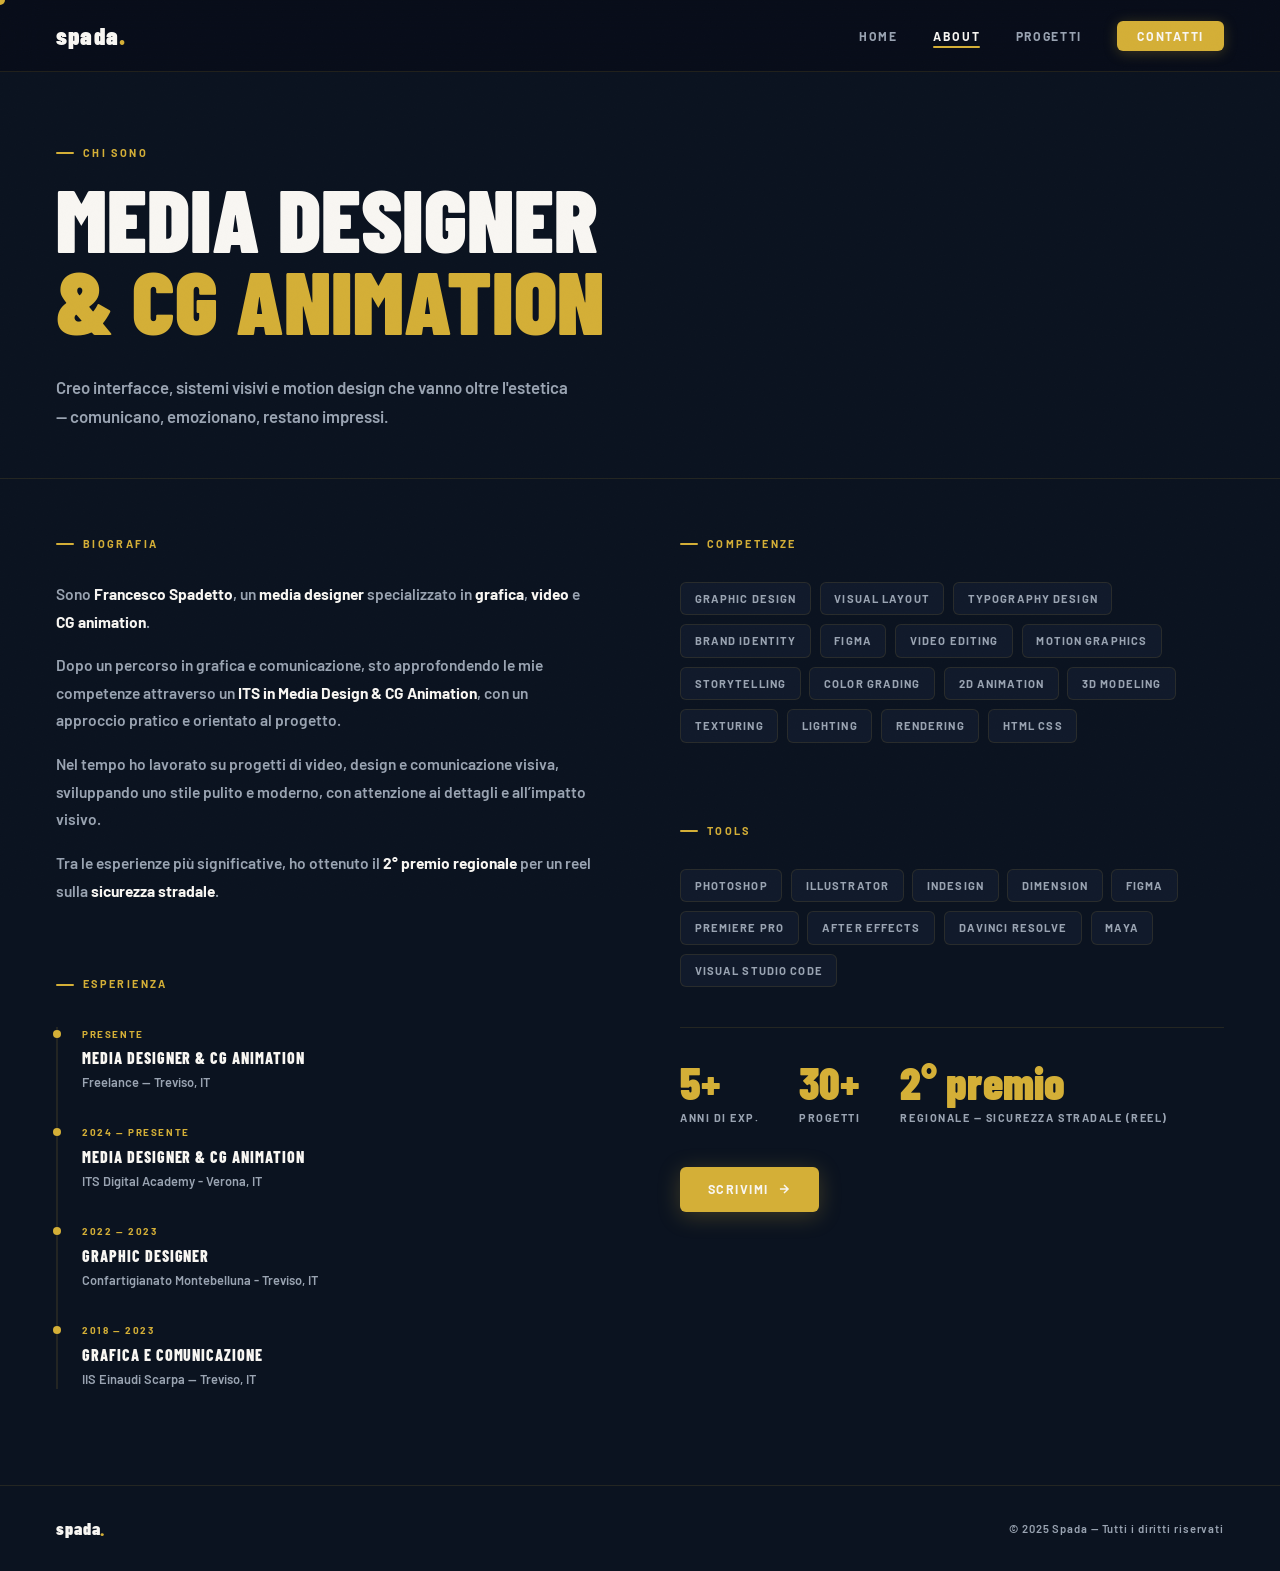
<file: about.html>
<!DOCTYPE html>
<html lang="it">
<head>
  <meta charset="UTF-8" />
  <meta name="viewport" content="width=device-width, initial-scale=1.0" />
  <title>About — spada.</title>
  <meta name="description" content="Chi sono — Rico, designer e sviluppatore creativo." />
  <link rel="preconnect" href="https://fonts.googleapis.com" />
  <link rel="preconnect" href="https://fonts.gstatic.com" crossorigin />
  <link rel="stylesheet" href="css/style.css" />
</head>
<body>

  <div id="cursor"></div>
  <div id="cursor-ring"></div>

  <nav>
    <a href="index.html" class="nav-logo">spada<span>.</span></a>
    <ul class="nav-links">
      <li><a href="index.html">Home</a></li>
      <li><a href="about.html" class="active">About</a></li>
      <li><a href="index.html#projects">Progetti</a></li>
      <li><a href="index.html#contact" class="nav-cta">Contatti</a></li>
    </ul>
    <button class="nav-hamburger" aria-label="Menu">
      <span></span><span></span><span></span>
    </button>
  </nav>

  <!-- Hero -->
  <div class="about-page-hero">
    <div class="section-kicker" style="opacity:0;animation:fadeUp .6s ease forwards .2s">Chi sono</div>
    <h1 class="about-big-title" style="opacity:0;animation:fadeUp .8s ease forwards .4s">
      Media Designer<br>
      <em>& CG Animation</em>
    </h1>
    <p style="font-size:1.05rem;font-weight:600;color:var(--white-dim);max-width:520px;line-height:1.72;opacity:0;animation:fadeUp .8s ease forwards .6s">
      Creo interfacce, sistemi visivi e motion design che vanno oltre l'estetica — 
      comunicano, emozionano, restano impressi.
    </p>
  </div>

  <div class="about-page-grid">
    <!-- Left: bio + experience -->
    <div>
      <div class="section-kicker reveal">Biografia</div>
      <p class="reveal" style="font-size:0.97rem;font-weight:600;color:var(--white-dim);line-height:1.78;margin-bottom:1rem;margin-top:0.8rem">
        Sono <strong style="color:var(--white)">Francesco Spadetto</strong>, un <strong style="color:var(--white)">media designer</strong> specializzato in <strong style="color:var(--white)">grafica</strong>, <strong style="color:var(--white)">video</strong> e <strong style="color:var(--white)">CG animation</strong>.
      </p>
      <p class="reveal" style="font-size:0.97rem;font-weight:600;color:var(--white-dim);line-height:1.78;margin-bottom:1rem">
        Dopo un percorso in grafica e comunicazione, sto approfondendo le mie competenze attraverso un <strong style="color:var(--white)">ITS in Media Design & CG Animation</strong>, con un approccio pratico e orientato al progetto.
      </p>
      <p class="reveal" style="font-size:0.97rem;font-weight:600;color:var(--white-dim);line-height:1.78;margin-bottom:1rem">
        Nel tempo ho lavorato su progetti di video, design e comunicazione visiva, sviluppando uno stile pulito e moderno, con attenzione ai dettagli e all’impatto visivo.
      </p>
      <p class="reveal" style="font-size:0.97rem;font-weight:600;color:var(--white-dim);line-height:1.78;margin-bottom:2rem">
        Tra le esperienze più significative, ho ottenuto il <strong style="color:var(--white)">2° premio regionale</strong> per un reel sulla <strong style="color:var(--white)">sicurezza stradale</strong>.
      </p>

      <div class="section-kicker reveal" style="margin-top:2.5rem">Esperienza</div>
      <div style="margin-top:1.2rem">
        <div class="exp-item reveal">
          <div class="exp-year">Presente</div>
          <div class="exp-role">Media Designer & CG Animation</div>
          <div class="exp-company">Freelance — Treviso, IT</div>
        </div>
        <div class="exp-item reveal" data-delay="80">
          <div class="exp-year">2024 — Presente</div>
          <div class="exp-role">Media Designer & CG Animation</div>
          <div class="exp-company">ITS Digital Academy - Verona, IT</div>
        </div>
        <div class="exp-item reveal" data-delay="160">
          <div class="exp-year">2022 — 2023</div>
          <div class="exp-role">Graphic Designer</div>
          <div class="exp-company">Confartigianato Montebelluna - Treviso, IT</div>
        </div>
        <div class="exp-item reveal" data-delay="240">
          <div class="exp-year">2018 — 2023</div>
          <div class="exp-role">Grafica e Comunicazione</div>
          <div class="exp-company">IIS Einaudi Scarpa — Treviso, IT</div>
        </div>
      </div>
    </div>

    <!-- Right: skills + tools + numbers -->
    <div>
      <div class="section-kicker reveal">Competenze</div>
      <div class="skill-tags reveal" style="margin-top:0.9rem">
        <span class="skill-tag">Graphic Design</span>
        <span class="skill-tag">Visual Layout</span>
        <span class="skill-tag">Typography Design</span>
        <span class="skill-tag">Brand Identity</span>
        <span class="skill-tag">Figma</span>
        <span class="skill-tag">Video Editing</span>
        <span class="skill-tag">Motion Graphics</span>
        <span class="skill-tag">Storytelling</span>
        <span class="skill-tag">Color Grading</span>
        <span class="skill-tag">2D Animation</span>
        <span class="skill-tag">3D Modeling</span>
        <span class="skill-tag">Texturing</span>
        <span class="skill-tag">Lighting</span>
        <span class="skill-tag">Rendering</span>
        <span class="skill-tag">HTML CSS</span>
      </div>

      <div class="section-kicker reveal" style="margin-top:2.5rem">Tools</div>
      <div class="skill-tags reveal" style="margin-top:0.9rem">
        <span class="skill-tag">Photoshop</span>
        <span class="skill-tag">Illustrator</span>
        <span class="skill-tag">InDesign</span>
        <span class="skill-tag">Dimension</span>
        <span class="skill-tag">Figma</span>
        <span class="skill-tag">Premiere Pro</span>
        <span class="skill-tag">After Effects</span>
        <span class="skill-tag">DaVinci Resolve</span>
        <span class="skill-tag">Maya</span>
        <span class="skill-tag">Visual Studio Code</span>
      </div>

      <div class="stats-row reveal" style="margin-top:2.5rem">
        <div class="stat-item">
          <div class="stat-num">5+</div>
          <div class="stat-label">Anni di exp.</div>
        </div>
        <div class="stat-item">
          <div class="stat-num">30+</div>
          <div class="stat-label">Progetti</div>
        </div>
          <div class="stat-item">
            <div class="stat-num">2° premio</div>
            <div class="stat-label">regionale — Sicurezza stradale (reel)</div>
          </div>
      </div>

      <div style="margin-top:2.5rem" class="reveal">
        <a href="index.html#contact" class="btn-primary">
          Scrivimi
          <svg width="14" height="14" viewBox="0 0 24 24" fill="none" stroke="currentColor" stroke-width="2.5"><path d="M5 12h14M12 5l7 7-7 7"/></svg>
        </a>
      </div>
    </div>
  </div>

  <footer>
    <span class="footer-logo">spada<span>.</span></span>
    <span class="footer-copy">© 2025 Spada — Tutti i diritti riservati</span>
  </footer>

  <script src="js/main.js"></script>
</body>
</html>
</file>
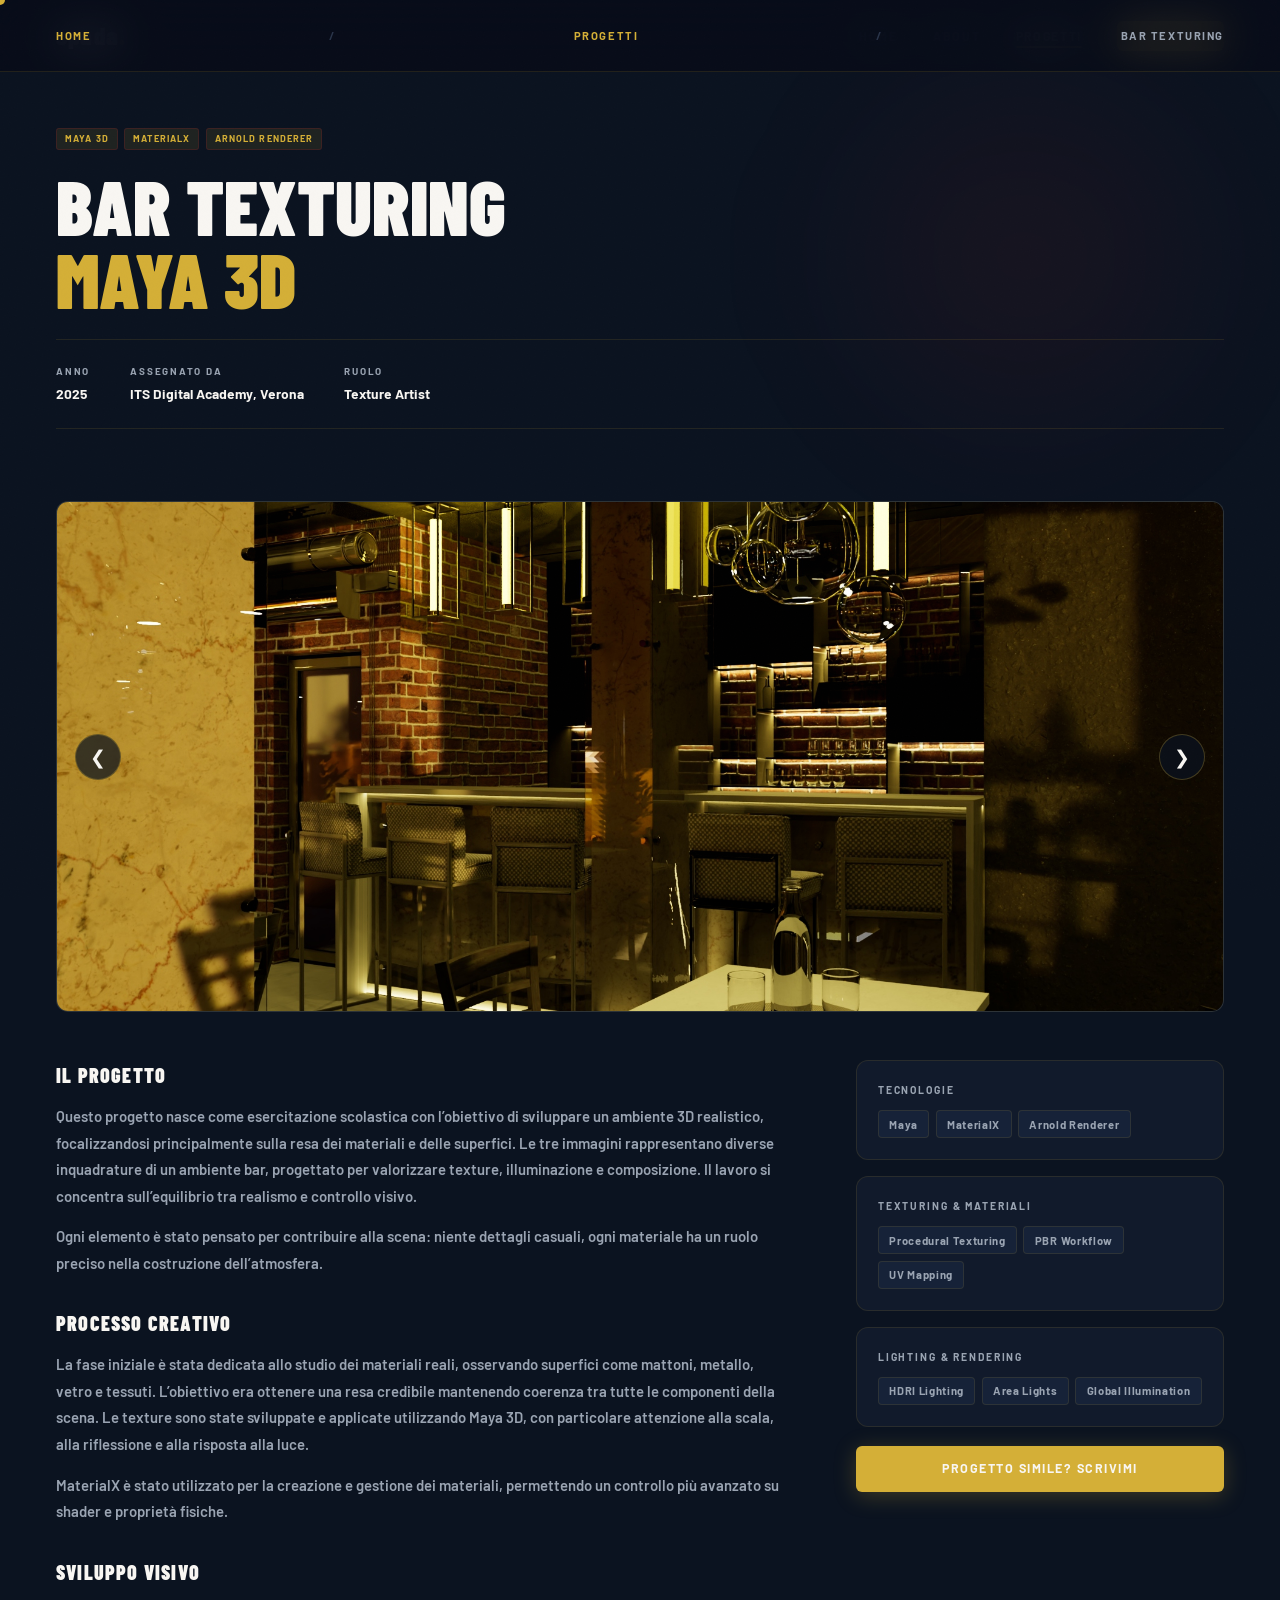
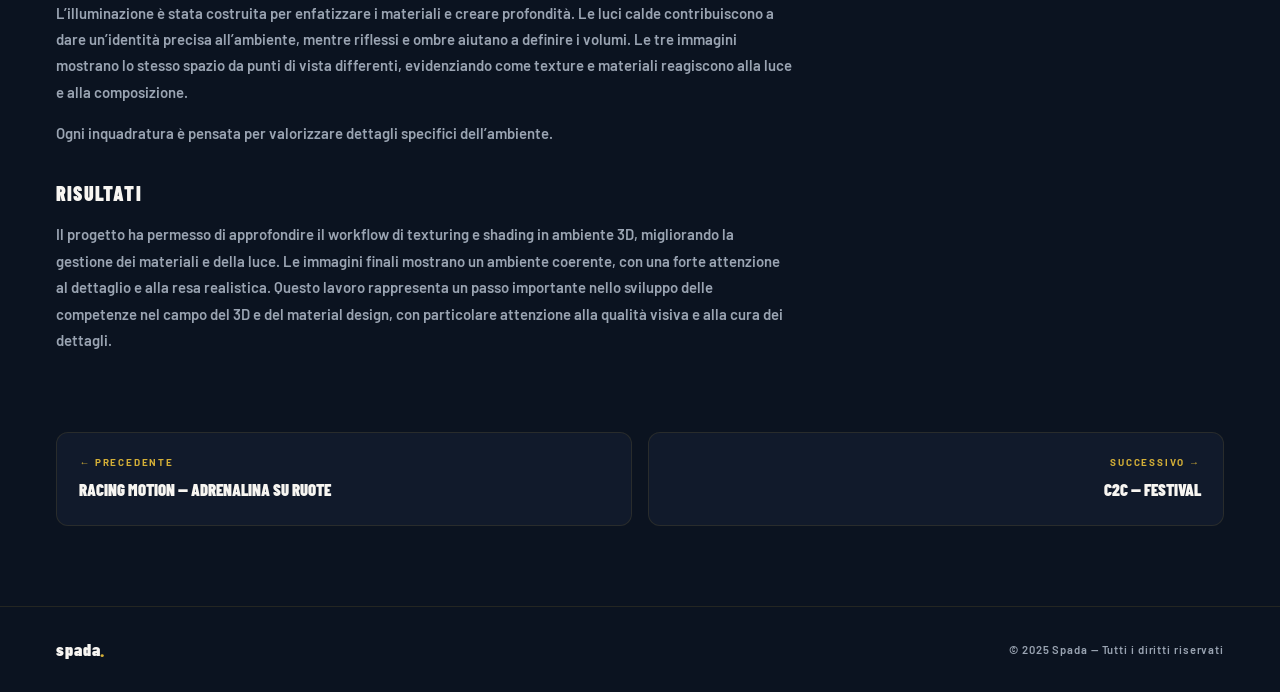
<file: projects/progetto-01.html>
<!DOCTYPE html>
<html lang="it">
<head>
  <meta charset="UTF-8" />
  <meta name="viewport" content="width=device-width, initial-scale=1.0" />
  <title>BAR TEXTURING — Maya 3D · spada.</title>
  <link rel="preconnect" href="https://fonts.googleapis.com" />
  <link rel="preconnect" href="https://fonts.gstatic.com" crossorigin />
  <link rel="stylesheet" href="../css/style.css" />
</head>
<body>

  <div id="cursor"></div>
  <div id="cursor-ring"></div>

  <nav>
    <a href="../index.html" class="nav-logo">spada<span>.</span></a>
    <ul class="nav-links">
      <li><a href="../index.html">Home</a></li>
      <li><a href="../about.html">About</a></li>
      <li><a href="../index.html#projects" class="active">Progetti</a></li>
      <li><a href="../index.html#contact" class="nav-cta">Contatti</a></li>
    </ul>
    <button class="nav-hamburger" aria-label="Menu">
      <span></span><span></span><span></span>
    </button>
  </nav>

  <!-- Project Hero -->
  <div class="project-hero">
    <div class="project-hero-glow"></div>

    <nav class="project-breadcrumb">
      <a href="../index.html">Home</a>
      <span class="project-breadcrumb-sep">/</span>
      <a href="../index.html#projects">Progetti</a>
      <span class="project-breadcrumb-sep">/</span>
      <span>BAR TEXTURING</span>
    </nav>

    <div class="project-tags" style="margin-bottom:1.2rem;opacity:0;animation:fadeUp .6s ease forwards .2s">
      <span class="project-tag">Maya 3D</span>
      <span class="project-tag">MaterialX</span>
      <span class="project-tag">Arnold Renderer</span>
    </div>

    <h1 class="project-hero-title" style="opacity:0;animation:fadeUp .8s ease forwards .35s">
      BAR TEXTURING<br><em>Maya 3D</em>
    </h1>

    <div class="project-meta" style="opacity:0;animation:fadeUp .7s ease forwards .55s">
      <div class="project-meta-item">
        <div class="project-meta-label">Anno</div>
        <div class="project-meta-value">2025</div>
      </div>
      <div class="project-meta-item">
        <div class="project-meta-label">Assegnato da</div>
        <div class="project-meta-value">ITS Digital Academy, Verona</div>
      </div>
      <div class="project-meta-item">
        <div class="project-meta-label">Ruolo</div>
        <div class="project-meta-value">Texture Artist</div>
      </div>
    </div>
  </div>

  <!-- Cover image -->
  <div style="padding:0 3.5rem">
    <div class="project-cover reveal">
      <div class="project-carousel" aria-label="Galleria immagini progetto">
  <button class="project-carousel-btn prev" aria-label="Immagine precedente">&#10094;</button>

  <div class="project-carousel-track">
    <img src="../img/CAM01.jpg" alt="Foto progetto 1" class="project-carousel-image active" />
    <img src="../img/CAM02.jpg" alt="Foto progetto 2" class="project-carousel-image" />
    <img src="../img/CAM03.jpg" alt="Foto progetto 3" class="project-carousel-image" />
  </div>

  <button class="project-carousel-btn next" aria-label="Immagine successiva">&#10095;</button>

</div>
    </div>
  </div>

  <!-- Content -->
  <div class="project-content">
    <div class="project-content-main">
      <h2>Il progetto</h2>
      <p>
        Questo progetto nasce come esercitazione scolastica con l’obiettivo di sviluppare un ambiente 3D realistico, focalizzandosi principalmente sulla resa dei materiali e delle superfici. Le tre immagini rappresentano diverse inquadrature di un ambiente bar, progettato per valorizzare texture, illuminazione e composizione.
        Il lavoro si concentra sull’equilibrio tra realismo e controllo visivo.
      </p>
      <p>
        Ogni elemento è stato pensato per contribuire alla scena: niente dettagli casuali, ogni materiale ha un ruolo preciso nella costruzione dell’atmosfera.
      </p>

      <h2>Processo creativo</h2>
      <p>
        La fase iniziale è stata dedicata allo studio dei materiali reali, osservando superfici come mattoni, metallo, vetro e tessuti. 
        L’obiettivo era ottenere una resa credibile mantenendo coerenza tra tutte le componenti della scena. Le texture sono state sviluppate e applicate utilizzando Maya 3D, 
        con particolare attenzione alla scala, alla riflessione e alla risposta alla luce.
      </p>
      <p>
        MaterialX è stato utilizzato per la creazione e gestione dei materiali, permettendo un controllo più avanzato su shader e proprietà fisiche.
      </p>

      <h2>Sviluppo Visivo</h2>
      <p>
       L’illuminazione è stata costruita per enfatizzare i materiali e creare profondità. 
       Le luci calde contribuiscono a dare un’identità precisa all’ambiente, mentre riflessi e ombre aiutano a definire i volumi.
       Le tre immagini mostrano lo stesso spazio da punti di vista differenti, evidenziando come texture e materiali reagiscono alla luce e alla composizione.
      </p>
      <p>
        Ogni inquadratura è pensata per valorizzare dettagli specifici dell’ambiente.
      </p>

      <h2>Risultati</h2>
      <p>
        Il progetto ha permesso di approfondire il workflow di texturing e shading in ambiente 3D, migliorando la gestione dei materiali e della luce. Le immagini finali mostrano un ambiente coerente, con una forte attenzione al dettaglio e alla resa realistica.
        Questo lavoro rappresenta un passo importante nello sviluppo delle competenze nel campo del 3D e del material design, con particolare attenzione alla qualità visiva e alla cura dei dettagli.
      </p>
    </div>

    <div class="project-sidebar">
      <div class="sidebar-card reveal">
        <h3>Tecnologie</h3>
        <ul>
          <li>Maya</li>
          <li>MaterialX</li>
          <li>Arnold Renderer</li>
        </ul>
      </div>
      <div class="sidebar-card reveal" data-delay="80">
        <h3>Texturing & Materiali</h3>
        <ul>
          <li>Procedural Texturing</li>
          <li>PBR Workflow</li>
          <li>UV Mapping</li>
        </ul>
      </div>
      <div class="sidebar-card reveal" data-delay="160">
        <h3>Lighting & Rendering</h3>
        <ul>
          <li>HDRI Lighting</li>
          <li>Area Lights</li>
          <li>Global Illumination</li>
        </ul>
      </div>
      <div style="margin-top:1.2rem" class="reveal" data-delay="200">
        <a href="../index.html#contact" class="btn-primary" style="width:100%;justify-content:center">
          Progetto simile? Scrivimi
        </a>
      </div>
    </div>
  </div>

  <!-- Prev / Next -->
  <div class="project-nav-row">
    <a href="progetto-06.html" class="project-nav-card">
      <div class="project-nav-dir">← Precedente</div>
      <div class="project-nav-title">Racing Motion — Adrenalina su Ruote</div>
    </a>
    <a href="progetto-02.html" class="project-nav-card" style="text-align:right">
      <div class="project-nav-dir">Successivo →</div>
      <div class="project-nav-title">C2C — Festival</div>
    </a>
  </div>

  <footer>
    <span class="footer-logo">spada<span>.</span></span>
    <span class="footer-copy">© 2025 Spada — Tutti i diritti riservati</span>
  </footer>


  <script>
    (function () {
      const carousel = document.querySelector('.project-carousel');
      if (!carousel) return;

      const images = Array.from(carousel.querySelectorAll('.project-carousel-image'));
      const prevBtn = carousel.querySelector('.project-carousel-btn.prev');
      const nextBtn = carousel.querySelector('.project-carousel-btn.next');
      let currentIndex = 0;

      function showSlide(index) {
        images.forEach((img, i) => img.classList.toggle('active', i === index));
      }

      prevBtn.addEventListener('click', function () {
        currentIndex = (currentIndex - 1 + images.length) % images.length;
        showSlide(currentIndex);
      });

      nextBtn.addEventListener('click', function () {
        currentIndex = (currentIndex + 1) % images.length;
        showSlide(currentIndex);
      });

      showSlide(currentIndex);
    })();
  </script>

  <script src="../js/main.js"></script>
</body>
</html>
</file>
<file: css/style.css>
/* ============================================================
   RICO. PORTFOLIO — GLOBAL STYLES
   Dark blue bg · White text · Red accents · Barlow SemiBold
   ============================================================ */

@import url('https://fonts.googleapis.com/css2?family=Barlow:ital,wght@0,400;0,600;0,700;0,800;0,900;1,700&family=Barlow+Condensed:wght@700;800;900&display=swap');

/* ── Reset ─────────────────────────────────────────────────── */
*, *::before, *::after { box-sizing: border-box; margin: 0; padding: 0; }

/* ── Variables ─────────────────────────────────────────────── */
:root {
  --bg:         #0b1320;
  --bg-deep:    #070d18;
  --bg-card:    #111a2b;
  --bg-card2:   #162238;

  --white:      #f8f6f2;
  --white-dim:  #9aa4b2;
  --white-faint:#2a354a;

  --red:        #d4af37;
  --red-dark:   #b8962e;
  --red-glow:   rgba(212,175,55,0.25);
  --red-soft:   rgba(212,175,55,0.10);

  --border:     rgba(212,175,55,0.12);
  --border-med: rgba(212,175,55,0.22);

  --font:       'Barlow', sans-serif;
  --font-cond:  'Barlow Condensed', sans-serif;
  --radius:     12px;
  --radius-sm:  6px;
  --nav-h:      72px;
}

/* ── Custom Cursor ─────────────────────────────────────────── */
body { cursor: default; }

#cursor {
  position: fixed;
  width: 10px; height: 10px;
  background: var(--red);
  border-radius: 50%;
  pointer-events: none;
  z-index: 99999;
  transform: translate(-50%, -50%);
  transition: width .15s ease, height .15s ease;
  will-change: left, top;
}

#cursor-ring {
  position: fixed;
  width: 34px; height: 34px;
  border: 1.5px solid rgba(248,246,242,0.6);
  border-radius: 50%;
  pointer-events: none;
  z-index: 99998;
  transform: translate(-50%, -50%);
  transition: width .22s ease, height .22s ease, opacity .2s;
  opacity: 0.65;
  will-change: left, top;
}

body.hovering #cursor  { width: 16px; height: 16px; }
body.hovering #cursor-ring { width: 52px; height: 52px; opacity: 0.28; }
body.clicking #cursor  { width: 8px; height: 8px; }

/* ── Base ───────────────────────────────────────────────────── */
html { scroll-behavior: smooth; }
body {
  font-family: var(--font);
  background: var(--bg);
  color: var(--white);
  font-weight: 600;
  overflow-x: hidden;
  line-height: 1.55;
}
a { color: inherit; text-decoration: none; cursor: pointer; }
img { max-width: 100%; display: block; }
button { cursor: pointer; font-family: var(--font); }

/* Noise overlay */
body::after {
  content: '';
  position: fixed; inset: 0;
  background-image: url("data:image/svg+xml,%3Csvg xmlns='http://www.w3.org/2000/svg' width='200' height='200'%3E%3Cfilter id='n'%3E%3CfeTurbulence type='fractalNoise' baseFrequency='0.85' numOctaves='4' stitchTiles='stitch'/%3E%3C/filter%3E%3Crect width='200' height='200' filter='url(%23n)' opacity='0.025'/%3E%3C/svg%3E");
  pointer-events: none;
  z-index: 9000;
  opacity: 0.45;
}

/* ── Navigation ─────────────────────────────────────────────── */
nav {
  position: fixed;
  top: 0; left: 0; right: 0;
  height: var(--nav-h);
  display: flex;
  align-items: center;
  justify-content: space-between;
  padding: 0 3.5rem;
  z-index: 500;
  background: rgba(8,13,26,0.88);
  backdrop-filter: blur(20px);
  -webkit-backdrop-filter: blur(20px);
  border-bottom: 1px solid var(--border);
}

.nav-logo {
  font-family: var(--font-cond);
  font-size: 1.55rem;
  font-weight: 900;
  letter-spacing: 0.05em;
  color: var(--white);
}
.nav-logo span { color: var(--red); }

.nav-links {
  display: flex;
  align-items: center;
  gap: 2.2rem;
  list-style: none;
}
.nav-links a {
  font-size: 0.76rem;
  font-weight: 700;
  letter-spacing: 0.14em;
  text-transform: uppercase;
  color: var(--white-dim);
  position: relative;
  transition: color .2s;
  padding-bottom: 2px;
}
.nav-links a::after {
  content: '';
  position: absolute;
  bottom: -3px; left: 0;
  width: 0; height: 2px;
  background: var(--red);
  transition: width .25s ease;
  border-radius: 1px;
}
.nav-links a:hover, .nav-links a.active { color: var(--white); }
.nav-links a:hover::after, .nav-links a.active::after { width: 100%; }

.nav-cta {
  background: var(--red) !important;
  color: var(--white) !important;
  padding: 0.48rem 1.25rem !important;
  border-radius: var(--radius-sm) !important;
  box-shadow: 0 2px 14px var(--red-glow);
  transition: background .2s, transform .15s !important;
}
.nav-cta::after { display: none !important; }
.nav-cta:hover { background: var(--red-dark) !important; transform: translateY(-1px); }

.nav-hamburger {
  display: none;
  flex-direction: column;
  gap: 5px;
  background: none; border: none;
  padding: 4px;
}
.nav-hamburger span {
  display: block;
  width: 22px; height: 2px;
  background: var(--white);
  border-radius: 1px;
  transition: .3s;
}

/* ── Hero ───────────────────────────────────────────────────── */
.hero {
  min-height: 100vh;
  display: flex;
  flex-direction: column;
  justify-content: center;
  padding: calc(var(--nav-h) + 4rem) 3.5rem 4rem;
  position: relative;
  overflow: hidden;
}

.hero-glow-1 {
  position: absolute;
  width: 550px; height: 550px;
  top: 5%; right: -60px;
  background: radial-gradient(circle, rgba(232,36,43,0.08) 0%, transparent 70%);
  filter: blur(70px);
  pointer-events: none;
}
.hero-glow-2 {
  position: absolute;
  width: 450px; height: 450px;
  bottom: 5%; left: -50px;
  background: radial-gradient(circle, rgba(20,60,160,0.13) 0%, transparent 70%);
  filter: blur(80px);
  pointer-events: none;
}

.hero-grid {
  position: absolute; inset: 0;
  background-image:
    linear-gradient(var(--border) 1px, transparent 1px),
    linear-gradient(90deg, var(--border) 1px, transparent 1px);
  background-size: 64px 64px;
  mask-image: radial-gradient(ellipse 70% 80% at 50% 50%, black 20%, transparent 100%);
  opacity: 0.5;
}

.hero-kicker {
  display: inline-flex;
  align-items: center;
  gap: 0.6rem;
  font-size: 0.7rem;
  font-weight: 700;
  letter-spacing: 0.22em;
  text-transform: uppercase;
  color: var(--red);
  margin-bottom: 4.6rem;
  opacity: 0;
  animation: fadeUp .7s ease forwards .2s;
}
.hero-kicker::before {
  content: '';
  width: 26px; height: 2px;
  background: var(--red);
  border-radius: 1px;
}

.hero-title {
  font-family: var(--font-cond);
  font-size: clamp(3rem, 8.5vw, 7.5rem);
  font-weight: 900;
  line-height: 0.93;
  text-transform: uppercase;
  max-width: 820px;
  opacity: 0;
  animation: fadeUp .8s ease forwards .4s;
}
.hero-title em { font-style: normal; color: var(--red); display: block; }

.hero-desc {
  margin-top: 2rem;
  font-size: 1.05rem;
  font-weight: 600;
  color: var(--white-dim);
  max-width: 700px;
  line-height: 1.72;
  opacity: 0;
  animation: fadeUp .8s ease forwards .6s;
}

.hero-actions {
  display: flex;
  gap: 1rem;
  margin-top: 2.5rem;
  flex-wrap: wrap;
  opacity: 0;
  animation: fadeUp .8s ease forwards .8s;
}

/* ── Hero floating modules ──────────────────────────────────── */


.module-main {
  position: absolute;
  top: 50%; left: 50%;
  transform: translate(-80%, -80%);
  width: 70%;
  background: var(--bg-card2);
  border: 1px solid var(--border-med);
  border-radius: 18px;
  overflow: hidden;
  box-shadow: 0 32px 80px rgba(0,0,0,0.55), 0 0 0 1px var(--border), inset 0 1px 0 rgba(255,255,255,0.05);
  animation: float 7s ease-in-out infinite;
}

.module-main-visual {
  width: 100%;
  aspect-ratio: 16/10;
  background: linear-gradient(135deg, #1a2845 0%, #0d1a2f 50%, #1f1524 100%);
  display: flex;
  align-items: center;
  justify-content: center;
  position: relative;
  overflow: hidden;
}
.module-main-visual::before {
  content: '';
  position: absolute; inset: 0;
  background: radial-gradient(ellipse at 30% 60%, rgba(232,36,43,0.1) 0%, transparent 55%);
}
.module-main-visual-text {
  font-family: var(--font-cond);
  font-size: 0.7rem;
  font-weight: 700;
  letter-spacing: 0.2em;
  text-transform: uppercase;
  color: rgba(240,244,255,0.25);
  position: relative;
  z-index: 1;
}

.module-main-label {
  padding: 0.9rem 1.2rem;
  font-size: 0.68rem;
  font-weight: 700;
  letter-spacing: 0.1em;
  text-transform: uppercase;
  color: var(--white-dim);
}

.module-typo {
  position: absolute;
  bottom: 8%; left: -4%;
  width: 36%;
  background: #15203a;
  border: 1px solid var(--border-med);
  border-radius: 14px;
  padding: 1.1rem 1.3rem;
  box-shadow: 0 16px 48px rgba(0,0,0,0.45);
  animation: float 9s ease-in-out infinite 1.5s;
}
.module-typo-aa {
  font-family: var(--font-cond);
  font-size: 2.6rem;
  font-weight: 900;
  color: var(--white);
  line-height: 1;
}
.module-typo-label {
  font-size: 0.58rem;
  font-weight: 700;
  letter-spacing: 0.14em;
  text-transform: uppercase;
  color: var(--white-dim);
  margin-top: 0.35rem;
}

.module-pill {
  position: absolute;
  top: 13%; right: -6%;
  background: #b8c8d8;
  border-radius: 100px;
  padding: 0.65rem 1.5rem;
  font-size: 0.82rem;
  font-weight: 800;
  letter-spacing: 0.16em;
  text-transform: uppercase;
  color: #080d1a;
  box-shadow: 0 8px 30px rgba(0,0,0,0.35);
  animation: float 11s ease-in-out infinite .8s;
}

.module-green {
  position: absolute;
  top: -1%; left: 9%;
  width: 17%;
  aspect-ratio: 1;
  background: #0e1e0e;
  border: 1px solid rgba(50,180,80,0.18);
  border-radius: 14px;
  display: flex; align-items: center; justify-content: center;
  overflow: hidden;
  box-shadow: 0 8px 28px rgba(0,0,0,0.4);
  animation: float 10s ease-in-out infinite 2s;
}
.module-green-blob {
  width: 58%;
  aspect-ratio: 1;
  background: radial-gradient(circle at 38% 38%, #4ade80, #15803d);
  border-radius: 50% 30% 60% 40% / 40% 60% 30% 50%;
  filter: blur(1px);
}

.module-dots {
  position: absolute;
  top: 32%; right: -3%;
  display: flex; flex-direction: column; gap: 6px;
}
.module-dot {
  width: 7px; height: 7px;
  background: rgba(240,244,255,0.4);
  border-radius: 50%;
}

/* ── Buttons ────────────────────────────────────────────────── */
.btn-primary {
  display: inline-flex;
  align-items: center;
  gap: 0.5rem;
  background: var(--red);
  color: var(--white);
  padding: 0.82rem 1.75rem;
  border-radius: var(--radius-sm);
  font-size: 0.78rem;
  font-weight: 700;
  letter-spacing: 0.12em;
  text-transform: uppercase;
  transition: background .2s, transform .15s, box-shadow .2s;
  box-shadow: 0 4px 22px var(--red-glow);
  border: none;
}
.btn-primary:hover {
  background: var(--red-dark);
  transform: translateY(-2px);
  box-shadow: 0 8px 30px rgba(255, 255, 255, 0.818);
}

.btn-secondary {
  display: inline-flex;
  align-items: center;
  gap: 0.5rem;
  border: 1.5px solid var(--border-med);
  color: var(--white-dim);
  padding: 0.82rem 1.75rem;
  border-radius: var(--radius-sm);
  font-size: 0.78rem;
  font-weight: 700;
  letter-spacing: 0.12em;
  text-transform: uppercase;
  transition: border-color .2s, color .2s, transform .15s;
  background: transparent;
}
.btn-secondary:hover {
  border-color: var(--white-dim);
  color: var(--white);
  transform: translateY(-2px);
}

/* ── Section base ───────────────────────────────────────────── */
section { padding: 6rem 3.5rem; position: relative; }

.section-kicker {
  display: inline-flex;
  align-items: center;
  gap: 0.55rem;
  font-size: 0.68rem;
  font-weight: 700;
  letter-spacing: 0.22em;
  text-transform: uppercase;
  color: var(--red);
  margin-bottom: 0.9rem;
}
.section-kicker::before {
  content: '';
  width: 18px; height: 2px;
  background: var(--red); border-radius: 1px;
}

.section-title {
  font-family: var(--font-cond);
  font-size: clamp(2rem, 4.5vw, 3.2rem);
  font-weight: 900;
  text-transform: uppercase;
  line-height: 1;
  letter-spacing: 0.02em;
}

hr.section-divider {
  border: none;
  border-top: 1px solid var(--border);
  margin: 0 3.5rem;
}

/* ── About ──────────────────────────────────────────────────── */
.about-grid {
  display: grid;
  grid-template-columns: 1fr 1fr;
  gap: 5rem;
  align-items: start;
  margin-top: 3rem;
}

.about-text p {
  font-size: 0.97rem;
  font-weight: 600;
  color: var(--white-dim);
  line-height: 1.78;
  margin-bottom: 1.1rem;
}
.about-text p strong { color: var(--white); font-weight: 700; }

.skill-tags {
  display: flex; flex-wrap: wrap; gap: 0.55rem;
  margin-bottom: 2.5rem;
}
.skill-tag {
  background: var(--bg-card);
  border: 1px solid var(--border);
  padding: 0.45rem 0.85rem;
  border-radius: var(--radius-sm);
  font-size: 0.7rem;
  font-weight: 700;
  letter-spacing: 0.1em;
  text-transform: uppercase;
  color: var(--white-dim);
  transition: border-color .2s, color .2s, background .2s;
}
.skill-tag:hover { border-color: var(--red); color: var(--white); background: var(--red-soft); }

.stats-row {
  display: flex;
  gap: 2.5rem;
  padding-top: 2rem;
  border-top: 1px solid var(--border);
}
.stat-num {
  font-family: var(--font-cond);
  font-size: 2.8rem;
  font-weight: 900;
  color: var(--red);
  line-height: 1;
}
.stat-label {
  font-size: 0.68rem;
  font-weight: 700;
  letter-spacing: 0.14em;
  text-transform: uppercase;
  color: var(--white-dim);
  margin-top: 0.28rem;
}

/* ── Projects ───────────────────────────────────────────────── */
.projects-header {
  display: flex;
  justify-content: space-between;
  align-items: flex-end;
  margin-bottom: 3rem;
}

.projects-grid {
  display: grid;
  grid-template-columns: repeat(2, 1fr);
  gap: 1.5rem;
}

.project-card {
  background: var(--bg-card);
  border: 1px solid var(--border);
  border-radius: var(--radius);
  overflow: hidden;
  transition: border-color .25s, transform .3s cubic-bezier(0.2,0,0,1), box-shadow .3s;
  display: block;
}
.project-card:hover {
  border-color: rgba(255, 255, 255, 0.744);
  transform: translateY(-6px);
  box-shadow: 0 24px 60px rgba(0,0,0,0.5), 0 0 0 1px rgba(232,36,43,0.18);
}

.project-thumb {
  width: 100%;
  aspect-ratio: 16/9;
  background: var(--bg-card2);
  position: relative;
  overflow: hidden;
  display: flex;
  align-items: center;
  justify-content: center;
}
.project-thumb-frame {
  width: min(100%, 580px);
  aspect-ratio: 16/9;
  position: relative;
  margin-left: 0rem;
  z-index: 1;
  border-radius: calc(var(--radius) - 6px);
  overflow: hidden;
  border: 1px solid rgba(255,255,255,0.14);
  background:
    linear-gradient(180deg, rgba(255,255,255,0.08), rgba(255,255,255,0.02)),
    rgba(10,10,12,0.9);
  box-shadow:
    0 10px 15px rgba(0,0,0,0.28),
    inset 0 0 0 0px rgba(255,255,255,0.04);
  transition: transform .35s ease, border-color .35s ease, box-shadow .35s ease;
}
.project-thumb-image {
  width: 100%;
  height: 100%;
  object-fit: cover;
  display: block;
  filter: saturate(0.92) contrast(1.02);
}
.project-card:hover .project-thumb-frame {
  transform: translateY(-4px) scale(1.02);
  border-color: rgba(232,36,43,0.28);
  box-shadow:
    0 26px 46px rgba(0,0,0,0.34),
    0 0 0 1px rgba(232,36,43,0.12);
}
.project-thumb-num {
  position: absolute;
  top: 1rem; left: 1.2rem;
  font-family: var(--font-cond);
  font-size: 0.68rem;
  font-weight: 700;
  letter-spacing: 0.16em;
  color: var(--red);
  z-index: 2;
}
.project-thumb-label {
  font-family: var(--font-cond);
  font-size: 5rem;
  font-weight: 900;
  color: rgba(255,255,255,0.04);
  letter-spacing: 0.04em;
  user-select: none;
  transition: transform .4s ease;
}
.project-card:hover .project-thumb-label { transform: scale(1.06); }
.project-thumb-overlay {
  position: absolute; inset: 0;
  background: linear-gradient(to top, var(--bg-card) 0%, transparent 50%);
}

.project-body { padding: 1.3rem 1.4rem 1.5rem; }

.project-tags {
  display: flex; flex-wrap: wrap; gap: 0.4rem;
  margin-bottom: 0.65rem;
}
.project-tag {
  font-size: 0.58rem;
  font-weight: 700;
  letter-spacing: 0.12em;
  text-transform: uppercase;
  color: var(--red);
  background: var(--red-soft);
  border: 1px solid rgba(232,36,43,0.14);
  padding: 0.18rem 0.5rem;
  border-radius: 3px;
}

.project-title {
  font-family: var(--font-cond);
  font-size: 1.3rem;
  font-weight: 900;
  text-transform: uppercase;
  letter-spacing: 0.03em;
  margin-bottom: 0.42rem;
  transition: color .2s;
}
.project-card:hover .project-title { color: var(--red); }

.project-desc {
  font-size: 0.82rem;
  color: var(--white-dim);
  line-height: 1.65;
  margin-bottom: 1.1rem;
}

.project-link {
  display: inline-flex;
  align-items: center;
  gap: 0.4rem;
  font-size: 0.7rem;
  font-weight: 700;
  letter-spacing: 0.12em;
  text-transform: uppercase;
  color: var(--red);
  transition: gap .2s;
}
.project-link:hover { gap: 0.65rem; }

/* ── Contact ────────────────────────────────────────────────── */
.contact-inner {
  max-width: 680px;
  margin: 0 auto;
  text-align: center;
}
.contact-inner .section-kicker { justify-content: center; }
.contact-inner .section-title { margin-bottom: 0.9rem; }

.contact-desc {
  font-size: 1rem;
  color: var(--white-dim);
  font-weight: 600;
  line-height: 1.72;
  margin-bottom: 2.4rem;
}

.contact-email {
  display: inline-block;
  font-family: var(--font-cond);
  font-size: 1.55rem;
  font-weight: 900;
  color: var(--white);
  text-transform: uppercase;
  letter-spacing: 0.04em;
  border-bottom: 2px solid var(--red);
  padding-bottom: 4px;
  margin-bottom: 2.4rem;
  transition: color .2s;
}
.contact-email:hover { color: var(--red); }

.social-links {
  display: flex;
  justify-content: center;
  gap: 1rem;
  flex-wrap: wrap;
}
.social-link {
  display: inline-flex;
  align-items: center;
  gap: 0.4rem;
  border: 1.5px solid var(--border-med);
  color: var(--white-dim);
  padding: 0.55rem 1.15rem;
  border-radius: var(--radius-sm);
  font-size: 0.72rem;
  font-weight: 700;
  letter-spacing: 0.1em;
  text-transform: uppercase;
  transition: border-color .2s, color .2s, background .2s;
}
.social-link:hover { border-color: var(--red); color: var(--white); background: var(--red-soft); }

/* ── Footer ─────────────────────────────────────────────────── */
footer {
  border-top: 1px solid var(--border);
  padding: 1.8rem 3.5rem;
  display: flex;
  align-items: center;
  justify-content: space-between;
}
.footer-logo {
  font-family: var(--font-cond);
  font-size: 1.1rem;
  font-weight: 900;
  letter-spacing: 0.05em;
}
.footer-logo span { color: var(--red); }
.footer-copy {
  font-size: 0.7rem;
  font-weight: 600;
  color: var(--white-dim);
  letter-spacing: 0.08em;
}

/* ── Project page ───────────────────────────────────────────── */
.project-hero {
  padding: calc(var(--nav-h) + 3.5rem) 3.5rem 2.5rem;
  position: relative; overflow: hidden;
}
.project-hero-glow {
  position: absolute;
  top: 0; right: 0;
  width: 40vw; height: 40vw;
  background: radial-gradient(circle, rgba(232,36,43,0.07) 0%, transparent 70%);
  filter: blur(60px);
  pointer-events: none;
}
.project-breadcrumb {
  display: flex;
  align-items: center;
  gap: 0.5rem;
  font-size: 0.7rem;
  font-weight: 700;
  letter-spacing: 0.14em;
  text-transform: uppercase;
  color: var(--white-dim);
  margin-bottom: 2rem;
}
.project-breadcrumb a { color: var(--red); transition: opacity .2s; }
.project-breadcrumb a:hover { opacity: 0.7; }
.project-breadcrumb-sep { color: var(--white-faint); }

.project-hero-title {
  font-family: var(--font-cond);
  font-size: clamp(2.5rem, 6vw, 5rem);
  font-weight: 900;
  text-transform: uppercase;
  line-height: 0.95;
  max-width: 700px;
  margin-bottom: 1.5rem;
}
.project-hero-title em { font-style: normal; color: var(--red); }

.project-meta {
  display: flex;
  gap: 2.5rem;
  flex-wrap: wrap;
  padding: 1.5rem 0;
  border-top: 1px solid var(--border);
  border-bottom: 1px solid var(--border);
  margin-bottom: 2rem;
}
.project-meta-label {
  font-size: 0.62rem;
  font-weight: 700;
  letter-spacing: 0.18em;
  text-transform: uppercase;
  color: var(--white-dim);
  margin-bottom: 0.2rem;
}
.project-meta-value {
  font-size: 0.86rem;
  font-weight: 700;
  color: var(--white);
}

.project-cover {
  width: 100%;
  aspect-ratio: 16/7;
  background: var(--bg-card2);
  border-radius: var(--radius);
  border: 1px solid var(--border);
  display: flex;
  align-items: center;
  justify-content: center;
  font-family: var(--font-cond);
  font-size: 2rem;
  font-weight: 900;
  color: var(--white-faint);
  letter-spacing: 0.06em;
  text-transform: uppercase;
  position: relative;
  overflow: hidden;
  margin-bottom: 3rem;
}
.project-cover::before {
  content: '';
  position: absolute; inset: 0;
  background: radial-gradient(ellipse at 30% 50%, rgba(232,36,43,0.07) 0%, transparent 60%);
}

.project-content {
  display: grid;
  grid-template-columns: 2fr 1fr;
  gap: 4rem;
  padding: 0 3.5rem 4rem;
}
.project-content-main h2 {
  font-family: var(--font-cond);
  font-size: 1.25rem;
  font-weight: 900;
  text-transform: uppercase;
  letter-spacing: 0.06em;
  margin: 2rem 0 0.75rem;
  color: var(--white);
}
.project-content-main h2:first-child { margin-top: 0; }
.project-content-main p {
  font-size: 0.93rem;
  font-weight: 600;
  color: var(--white-dim);
  line-height: 1.78;
  margin-bottom: 0.9rem;
}

.sidebar-card {
  background: var(--bg-card);
  border: 1px solid var(--border);
  border-radius: var(--radius);
  padding: 1.3rem;
  margin-bottom: 1rem;
}
.sidebar-card h3 {
  font-size: 0.65rem;
  font-weight: 700;
  letter-spacing: 0.18em;
  text-transform: uppercase;
  color: var(--white-dim);
  margin-bottom: 0.75rem;
}
.sidebar-card ul { list-style: none; display: flex; flex-wrap: wrap; gap: 0.4rem; }
.sidebar-card li {
  background: var(--bg-card2);
  border: 1px solid var(--border);
  padding: 0.28rem 0.65rem;
  border-radius: 4px;
  font-size: 0.7rem;
  font-weight: 700;
  color: var(--white-dim);
  letter-spacing: 0.06em;
}

.project-nav-row {
  display: grid;
  grid-template-columns: 1fr 1fr;
  gap: 1rem;
  padding: 0 3.5rem 5rem;
}
.project-nav-card {
  background: var(--bg-card);
  border: 1px solid var(--border);
  border-radius: var(--radius);
  padding: 1.4rem;
  transition: border-color .2s, transform .2s;
  display: flex; flex-direction: column;
}
.project-nav-card:hover { border-color: rgba(232,36,43,0.4); transform: translateY(-2px); }
.project-nav-dir {
  font-size: 0.62rem;
  font-weight: 700;
  letter-spacing: 0.18em;
  text-transform: uppercase;
  color: var(--red);
  margin-bottom: 0.35rem;
}
.project-nav-title {
  font-family: var(--font-cond);
  font-size: 1.05rem;
  font-weight: 900;
  text-transform: uppercase;
  color: var(--white);
}

/* ── About page ─────────────────────────────────────────────── */
.about-page-hero {
  padding: calc(var(--nav-h) + 4rem) 3.5rem 3rem;
}
.about-big-title {
  font-family: var(--font-cond);
  font-size: clamp(3rem, 7vw, 6rem);
  font-weight: 900;
  text-transform: uppercase;
  line-height: 0.92;
  max-width: 800px;
  margin-bottom: 2rem;
}
.about-big-title em { font-style: normal; color: var(--red); }
.about-page-grid {
  display: grid;
  grid-template-columns: 1fr 1fr;
  gap: 5rem;
  padding: 3rem 3.5rem 6rem;
  border-top: 1px solid var(--border);
}
.exp-item {
  border-left: 2px solid var(--border);
  padding: 0 0 2rem 1.5rem;
  position: relative;
}
.exp-item:last-child { padding-bottom: 0; }
.exp-item::before {
  content: '';
  position: absolute; left: -5px; top: 3px;
  width: 8px; height: 8px;
  background: var(--red); border-radius: 50%;
}
.exp-year {
  font-size: 0.62rem; font-weight: 700;
  letter-spacing: 0.16em; text-transform: uppercase;
  color: var(--red); margin-bottom: 0.28rem;
}
.exp-role {
  font-family: var(--font-cond);
  font-size: 1rem; font-weight: 800;
  text-transform: uppercase; letter-spacing: 0.06em;
  color: var(--white); margin-bottom: 0.14rem;
}
.exp-company { font-size: 0.8rem; font-weight: 600; color: var(--white-dim); }

/* ── Animations ─────────────────────────────────────────────── */
@keyframes fadeUp {
  from { opacity: 0; transform: translateY(28px); }
  to   { opacity: 1; transform: translateY(0); }
}
@keyframes fadeIn {
  from { opacity: 0; }
  to   { opacity: 1; }
}
@keyframes float {
  0%, 100% { transform: translateY(0px); }
  50%       { transform: translateY(-12px); }
}

.reveal {
  opacity: 0;
  transform: translateY(28px);
  transition: opacity .7s ease, transform .7s cubic-bezier(0.2,0,0,1);
}
.reveal.visible { opacity: 1; transform: none; }

/* ── Responsive ─────────────────────────────────────────────── */
@media (max-width: 900px) {
  nav { padding: 0 1.5rem; }
  .nav-links {
    display: none; flex-direction: column;
    position: fixed; top: var(--nav-h); left: 0; right: 0;
    background: var(--bg); border-bottom: 1px solid var(--border);
    padding: 1.5rem; gap: 1.2rem;
  }
  .nav-links.open { display: flex; }
  .nav-hamburger { display: flex; }
  .hero { padding: calc(var(--nav-h) + 2.5rem) 1.5rem 3rem; }
  /* .hero-modules { display: none; } */
  .hero-title { font-size: clamp(2.4rem, 10vw, 4rem); }
  section { padding: 4rem 1.5rem; }
  hr.section-divider { margin: 0 1.5rem; }
  .about-grid, .about-page-grid { grid-template-columns: 1fr; gap: 2.5rem; }
  .projects-grid { grid-template-columns: 1fr; }
  .project-content { grid-template-columns: 1fr; padding: 0 1.5rem 3rem; }
  .project-hero { padding: calc(var(--nav-h) + 2rem) 1.5rem 2rem; }
  .project-nav-row { grid-template-columns: 1fr; padding: 0 1.5rem 3rem; }
  footer { padding: 1.5rem; flex-direction: column; gap: 0.8rem; text-align: center; }
  .projects-header { flex-direction: column; align-items: flex-start; gap: 1rem; }
  .stats-row { gap: 1.5rem; }
  .about-page-hero { padding: calc(var(--nav-h) + 2rem) 1.5rem 2rem; }
}


/* NEW HERO PANEL */
.hero-panel{position:absolute;right:3.5rem;top:50%;transform:translateY(-50%);
width:min(42vw,520px);display:grid;grid-template-columns:1fr 1fr;gap:1rem;pointer-events:auto;}
.hero-panel-card{display:flex;flex-direction:column;justify-content:space-between;
min-height:180px;padding:1.25rem;border-radius:18px;background:rgba(255,255,255,0.72);
backdrop-filter:blur(14px);border:1px solid var(--border-med);
box-shadow:0 18px 40px rgba(110,82,56,0.12);transition:.2s;color:#4f3d2c;}
.hero-panel-card:hover{transform:translateY(-6px);}
.hero-panel-main{grid-column:span 2;}



/* PRELOADER */
/* === Hero Profile Circle === */
.hero-profile {
  position: absolute;
    right: 14vw;
  top: 50%;
  transform: translateY(-50%);
  z-index: 10;
  display: flex;
  align-items: center;
  justify-content: center;
  pointer-events: none;
}

.hero-profile-circle {
  width: 420px;
  height: 420px;
  border-radius: 50%;
  border: 9px solid #d4af37;
    box-shadow:
      0 28px 120px rgba(0,0,0,0.44);
  background: var(--bg-card2);
  display: flex;
  align-items: center;
  justify-content: center;
  overflow: hidden;
  position: relative;
  transition: box-shadow .25s;
}
.hero-profile-circle::after {
    display: none;
}

.hero-profile-circle img {
  width: 100%;
  height: 100%;
  object-fit: cover;
  display: block;
  border-radius: 50%;
  filter: brightness(1.05) contrast(1.08);
}

/* Responsive: move below hero text and reduce size */
@media (max-width: 900px) {
  .hero-title {
    display: block;
    font-size: clamp(3.9rem, 15vw, 5.6rem);
    text-align: left;
    line-height: 1.03;
    margin-bottom: 0.2rem;
    margin-top: -3.2rem;
  }
  .hero-kicker {
    margin-top: -2.2rem;
  }
  .hero-title em {
    display: block;
    font-style: normal;
    color: var(--red);
    font-size: inherit;
    margin-top: 0.1em;
    letter-spacing: 0.01em;
  }
  .hero-profile {
    position: absolute;
    right: 10vw;
    top: 29vw;
    transform: none;
    margin: 0;
    pointer-events: auto;
    z-index: 10;
    display: flex;
    align-items: center;
    height: auto;
  }
  .hero-profile-circle {
    width: 180px;
    height: 180px;
    border-width: 5px;
    min-width: 180px;
    min-height: 180px;
  }
  .hero-desc {
    font-size: 1.02rem;
    max-width: 98vw;
    margin-top: 2.2rem;
  }
}
@media (max-width: 600px) {
  .hero-title {
    font-size: 3.2rem;
  }
  .hero-profile-circle {
    width: 120px;
    height: 120px;
    border-width: 3px;
    min-width: 120px;
    min-height: 120px;
  }
  .hero-desc {
    font-size: 0.92rem;
  }
}
body.is-loading {
  overflow: hidden;
}

#site-preloader {
  position: fixed;
  inset: 0;
  z-index: 999999;
  display: flex;
  align-items: center;
  justify-content: center;
  background:
    radial-gradient(circle at top, rgba(212,175,55,0.14), transparent 38%),
    linear-gradient(135deg, #070d18 0%, #0b1320 55%, #111a2b 100%);
  transition: opacity .7s ease, visibility .7s ease;
}

#site-preloader.is-hidden {
  opacity: 0;
  visibility: hidden;
  pointer-events: none;
}

.preloader-inner {
  width: min(88vw, 420px);
  text-align: center;
  color: #f8f6f2;
}

.preloader-mark {
  width: 92px;
  height: 92px;
  margin: 0 auto 1.25rem;
  border-radius: 28px;
  border: 1px solid rgba(212,175,55,0.2);
  background: rgba(17,26,43,0.78);
  backdrop-filter: blur(10px);
  -webkit-backdrop-filter: blur(10px);
  display: flex;
  align-items: center;
  justify-content: center;
  box-shadow: 0 18px 45px rgba(0,0,0,0.35);
  animation: preloaderFloat 2.6s ease-in-out infinite;
}

.preloader-dot {
  width: 18px;
  height: 18px;
  border-radius: 50%;
  background: linear-gradient(135deg, #d4af37 0%, #f8f6f2 100%);
  box-shadow: 0 0 0 10px rgba(212,175,55,0.12);
  animation: preloaderPulse 1.4s ease-in-out infinite;
}

.preloader-title {
  font-size: clamp(1.6rem, 4vw, 2.5rem);
  font-weight: 800;
  letter-spacing: 0.03em;
  margin-bottom: 0.45rem;
  color: #f8f6f2;
}

.preloader-subtitle {
  font-size: 0.78rem;
  font-weight: 700;
  letter-spacing: 0.18em;
  text-transform: uppercase;
  color: #d4af37;
  margin-bottom: 1.15rem;
}

.preloader-bar {
  width: 100%;
  height: 6px;
  border-radius: 999px;
  overflow: hidden;
  background: rgba(212,175,55,0.12);
  border: 1px solid rgba(212,175,55,0.08);
}

.preloader-bar-fill {
  display: block;
  width: 0%;
  height: 100%;
  border-radius: inherit;
  background: linear-gradient(90deg, #d4af37 0%, #f8f6f2 50%, #b8962e 100%);
  box-shadow: 0 0 18px rgba(212,175,55,0.22);
  animation: preloaderLoad 1.8s ease forwards;
}

@keyframes preloaderLoad {
  0%   { width: 0%; }
  100% { width: 100%; }
}

@keyframes preloaderPulse {
  0%, 100% { transform: scale(1); }
  50%      { transform: scale(1.18); }
}

@keyframes preloaderFloat {
  0%, 100% { transform: translateY(0px); }
  50%      { transform: translateY(-8px); }
}

.hero-main-image {
  width: 100%;
  height: 100%;
  object-fit: cover;
  display: block;
}



@media (max-width: 980px) {
  /* .hero-image-placeholder {
    min-height: 320px;
  } */
}


/* ── Project carousel ───────────────────────────────────────── */
.project-cover {
  padding: 0;
}

.project-carousel {
  position: relative;
  width: 100%;
  height: 100%;
}

.project-carousel-track {
  position: relative;
  width: 100%;
  height: 100%;
}

.project-carousel-image {
  position: absolute;
  inset: 0;
  width: 100%;
  height: 100%;
  object-fit: cover;
  opacity: 0;
  transition: opacity .45s ease;
  pointer-events: none;
}

.project-carousel-image.active {
  opacity: 1;
  pointer-events: auto;
}

.project-carousel-btn {
  position: absolute;
  top: 50%;
  transform: translateY(-50%);
  z-index: 3;
  width: 46px;
  height: 46px;
  border: 1px solid rgba(212,175,55,0.28);
  border-radius: 50%;
  background: rgba(11,19,32,0.72);
  color: var(--white);
  font-size: 1.2rem;
  line-height: 1;
  display: flex;
  align-items: center;
  justify-content: center;
  backdrop-filter: blur(8px);
  -webkit-backdrop-filter: blur(8px);
  transition: background .2s ease, border-color .2s ease, transform .2s ease;
}

.project-carousel-btn:hover {
  background: rgba(212,175,55,0.92);
  color: #0b1320;
  border-color: rgba(248,246,242,0.45);
}

.project-carousel-btn.prev {
  left: 18px;
}

.project-carousel-btn.next {
  right: 18px;
}

.project-carousel-dots {
  position: absolute;
  left: 50%;
  bottom: 18px;
  transform: translateX(-50%);
  z-index: 3;
  display: flex;
  gap: 0.55rem;
}

.project-carousel-dot {
  width: 10px;
  height: 10px;
  border-radius: 50%;
  background: rgba(248,246,242,0.28);
  border: 1px solid rgba(212,175,55,0.22);
  transition: background .2s ease, transform .2s ease;
}

.project-carousel-dot.active {
  background: var(--red);
  transform: scale(1.08);
}

@media (max-width: 900px) {
  .project-carousel-btn {
    width: 40px;
    height: 40px;
  }

  .project-carousel-btn.prev {
    left: 12px;
  }

  .project-carousel-btn.next {
    right: 12px;
  }

  .project-carousel-dots {
    bottom: 12px;
  }
}
</file>
